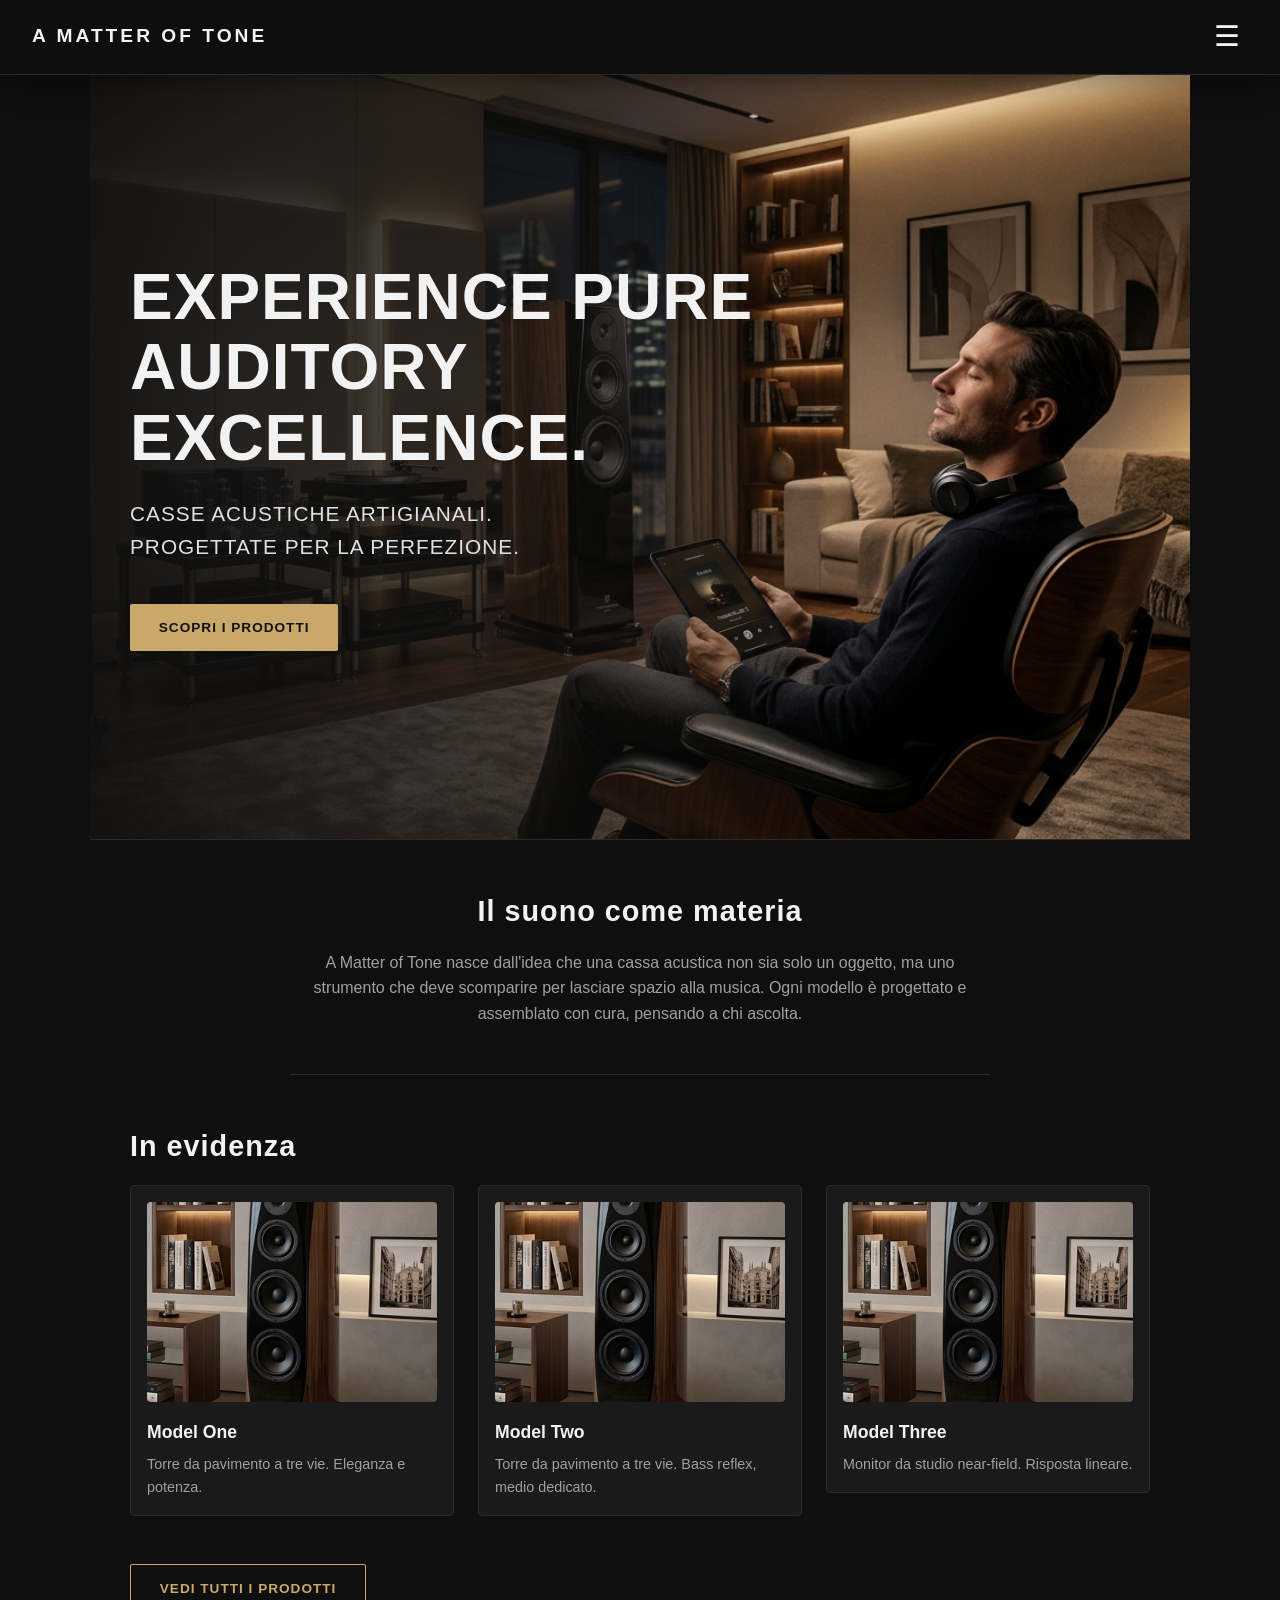
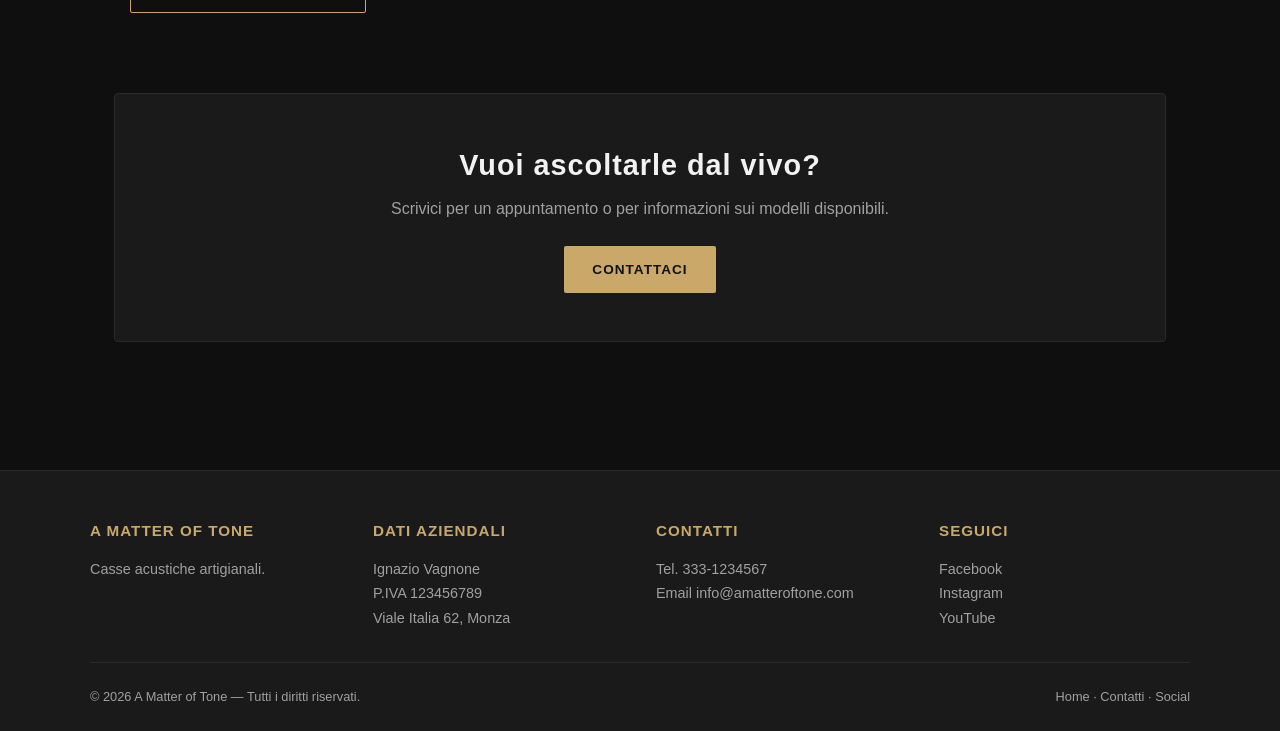
<file: index.html>
<!DOCTYPE html>
<html lang="it">
<head>
  <meta charset="UTF-8">
  <meta name="viewport" content="width=device-width, initial-scale=1.0">
  <title>A Matter of Tone</title>
  <link rel="stylesheet" href="css/style.css?v=5">
</head>
<body>

  <!-- TOPBAR -->
  <header class="topbar">
    <div class="logo">A Matter of Tone</div>
    <button class="menu-toggle" aria-label="Apri menu" aria-expanded="false">☰</button>
  </header>

  <!-- SIDEBAR -->
  <nav class="sidebar" id="sidebar">
    <button class="close-btn" aria-label="Chiudi menu">✕</button>
    <ul>
      <li><a href="index.html">Home</a></li>
      <li><a href="prodotti.html">I prodotti</a></li>
      <li><a href="eventi.html">Eventi</a></li>
      <li><a href="chi-siamo.html">Chi siamo</a></li>
      <li><a href="dove-siamo.html">Dove siamo</a></li>
      <li><a href="contatti.html">Contatti</a></li>
      <li><a href="social.html">Social</a></li>
    </ul>
  </nav>

  <!-- CONTENUTO PRINCIPALE -->
  <main>
    <!-- HERO CON IMMAGINE -->
    <section class="hero">
      <div class="hero-overlay"></div>
      <div class="hero-content">
        <h1>Experience Pure Auditory Excellence.</h1>
        <p class="lead">Casse acustiche artigianali. Progettate per la perfezione.</p>
        <a href="prodotti.html" class="btn">Scopri i prodotti</a>
      </div>
    </section>

    <!-- PRESENTAZIONE -->
    <section class="intro">
      <h2>Il suono come materia</h2>
      <p>
        A Matter of Tone nasce dall'idea che una cassa acustica non sia solo un oggetto,
        ma uno strumento che deve scomparire per lasciare spazio alla musica. Ogni modello
        è progettato e assemblato con cura, pensando a chi ascolta.
      </p>
    </section>

    <!-- PRODOTTI IN EVIDENZA CON FOTO -->
    <section class="featured">
      <h2>In evidenza</h2>
      <div class="grid">
        
        <a href="modello-one.html" class="card-link">
          <article class="card">
            <img src="immagini/model-one.jpg" alt="Model One" class="card-img-real">
            <h3>Model One</h3>
            <p>Torre da pavimento a tre vie. Eleganza e potenza.</p>
          </article>
        </a>

        <a href="modello-due.html" class="card-link">
          <article class="card">
            <img src="immagini/model-two.jpg" alt="Model Two" class="card-img-real">
            <h3>Model Two</h3>
            <p>Torre da pavimento a tre vie. Bass reflex, medio dedicato.</p>
          </article>
        </a>

        <a href="modello-tre.html" class="card-link">
          <article class="card">
            <img src="immagini/model-three.jpg" alt="Model Three" class="card-img-real">
            <h3>Model Three</h3>
            <p>Monitor da studio near-field. Risposta lineare.</p>
          </article>
        </a>
        
      </div>
      <a href="prodotti.html" class="btn btn-outline">Vedi tutti i prodotti</a>
    </section>

    <!-- CTA FINALE -->
    <section class="cta">
      <h2>Vuoi ascoltarle dal vivo?</h2>
      <p>Scrivici per un appuntamento o per informazioni sui modelli disponibili.</p>
      <a href="contatti.html" class="btn">Contattaci</a>
    </section>
  </main>

  <div id="footer-placeholder"></div>

  <script src="js/main.js"></script>
  <script src="js/footer.js"></script>
</body>
</html>
</file>
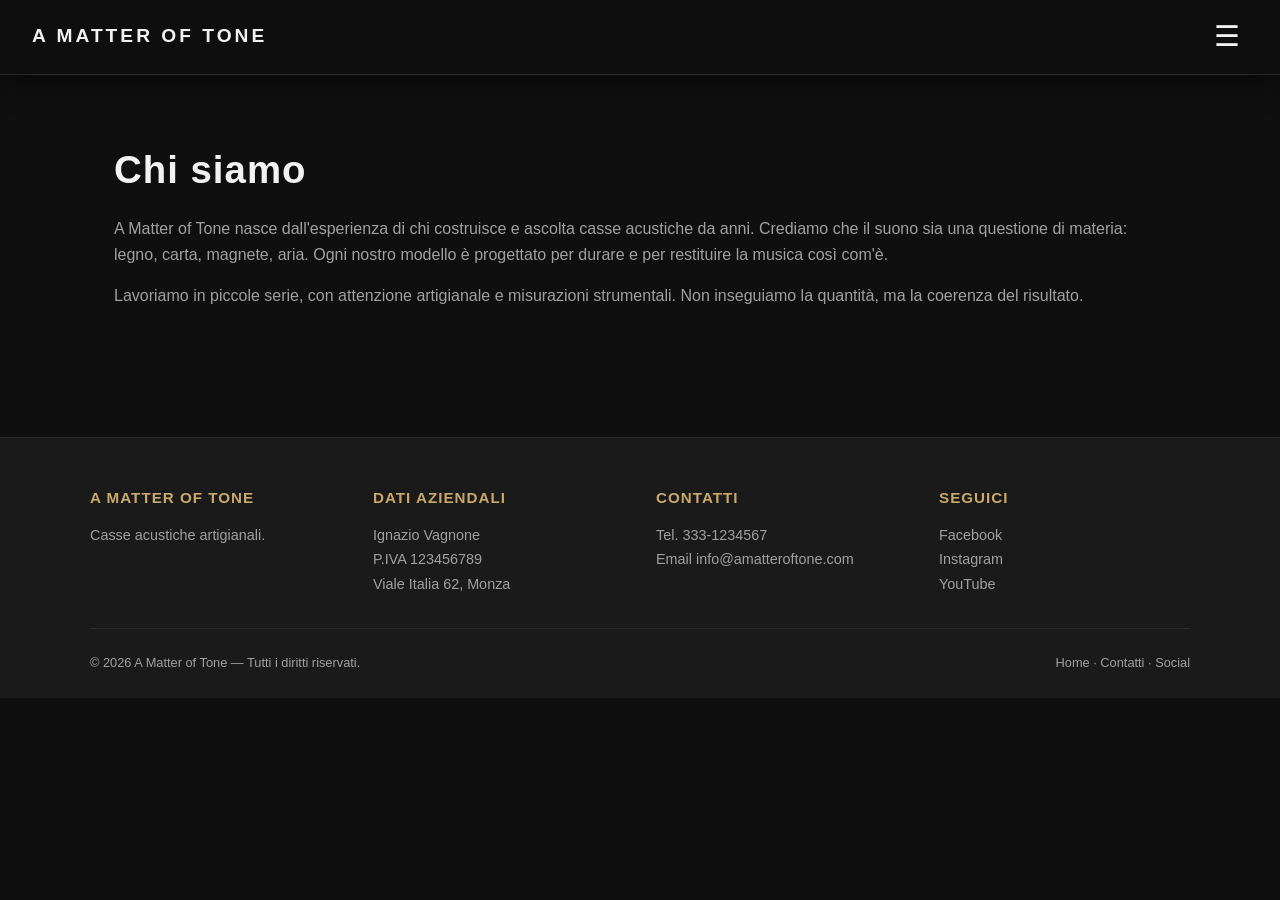
<file: chi-siamo.html>
<!DOCTYPE html>
<html lang="it">
<head>
  <meta charset="UTF-8">
  <meta name="viewport" content="width=device-width, initial-scale=1.0">
  <title>Chi siamo — A Matter of Tone</title>
  <link rel="stylesheet" href="css/style.css?v=6">
</head>
<body>

  <header class="topbar">
    <div class="logo">A Matter of Tone</div>
    <button class="menu-toggle" aria-label="Apri menu" aria-expanded="false">☰</button>
  </header>

  <nav class="sidebar" id="sidebar">
    <button class="close-btn" aria-label="Chiudi menu">✕</button>
    <ul>
      <li><a href="index.html">Home</a></li>
      <li><a href="prodotti.html">I prodotti</a></li>
      <li><a href="eventi.html">Eventi</a></li>
      <li><a href="chi-siamo.html">Chi siamo</a></li>
      <li><a href="dove-siamo.html">Dove siamo</a></li>
      <li><a href="contatti.html">Contatti</a></li>
      <li><a href="social.html">Social</a></li>
    </ul>
  </nav>

  <main>
    <h1>Chi siamo</h1>
    <p>
      A Matter of Tone nasce dall'esperienza di chi costruisce e ascolta casse acustiche da anni.
      Crediamo che il suono sia una questione di materia: legno, carta, magnete, aria.
      Ogni nostro modello è progettato per durare e per restituire la musica così com'è.
    </p>
    <p style="margin-top: 1rem;">
      Lavoriamo in piccole serie, con attenzione artigianale e misurazioni strumentali.
      Non inseguiamo la quantità, ma la coerenza del risultato.
    </p>
  </main>

  <div id="footer-placeholder"></div>

  <script src="js/main.js"></script>
  <script src="js/footer.js"></script>
</body>
</html>
</file>
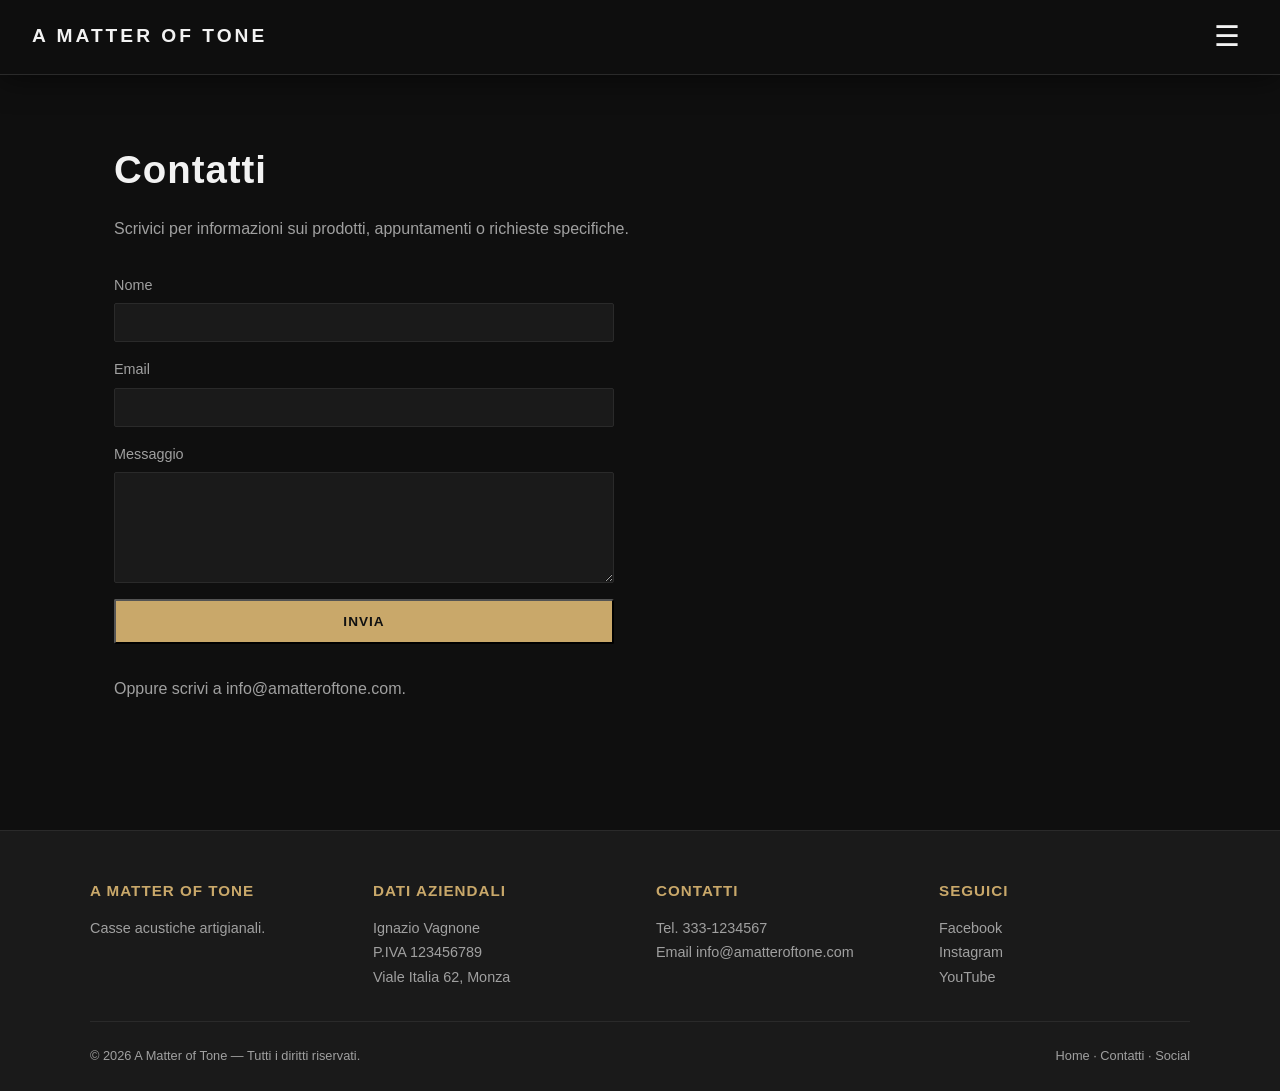
<file: contatti.html>
<!DOCTYPE html>
<html lang="it">
<head>
  <meta charset="UTF-8">
  <meta name="viewport" content="width=device-width, initial-scale=1.0">
  <title>Contatti — A Matter of Tone</title>
  <link rel="stylesheet" href="css/style.css?v=6">
</head>
<body>

  <header class="topbar">
    <div class="logo">A Matter of Tone</div>
    <button class="menu-toggle" aria-label="Apri menu" aria-expanded="false">☰</button>
  </header>

  <nav class="sidebar" id="sidebar">
    <button class="close-btn" aria-label="Chiudi menu">✕</button>
    <ul>
      <li><a href="index.html">Home</a></li>
      <li><a href="prodotti.html">I prodotti</a></li>
      <li><a href="eventi.html">Eventi</a></li>
      <li><a href="chi-siamo.html">Chi siamo</a></li>
      <li><a href="dove-siamo.html">Dove siamo</a></li>
      <li><a href="contatti.html">Contatti</a></li>
      <li><a href="social.html">Social</a></li>
    </ul>
  </nav>

  <main>
    <h1>Contatti</h1>
    <p>Scrivici per informazioni sui prodotti, appuntamenti o richieste specifiche.</p>

    <form action="https://formspree.io/f/INSERISCI_IL_TUO_ID" method="POST" class="contact-form">
      <label>
        Nome
        <input type="text" name="nome" required>
      </label>
      <label>
        Email
        <input type="email" name="email" required>
      </label>
      <label>
        Messaggio
        <textarea name="messaggio" rows="5" required></textarea>
      </label>
      <button type="submit" class="btn">Invia</button>
    </form>

    <p style="margin-top: 2rem;">
      Oppure scrivi a <a href="mailto:info@amatteroftone.com">info@amatteroftone.com</a>.
    </p>
  </main>

  <div id="footer-placeholder"></div>

  <div id="footer-placeholder"></div>

  <script src="js/main.js"></script>
  <script src="js/footer.js"></script>
  <script src="js/footer.js"></script>
</body>
</html>
</file>
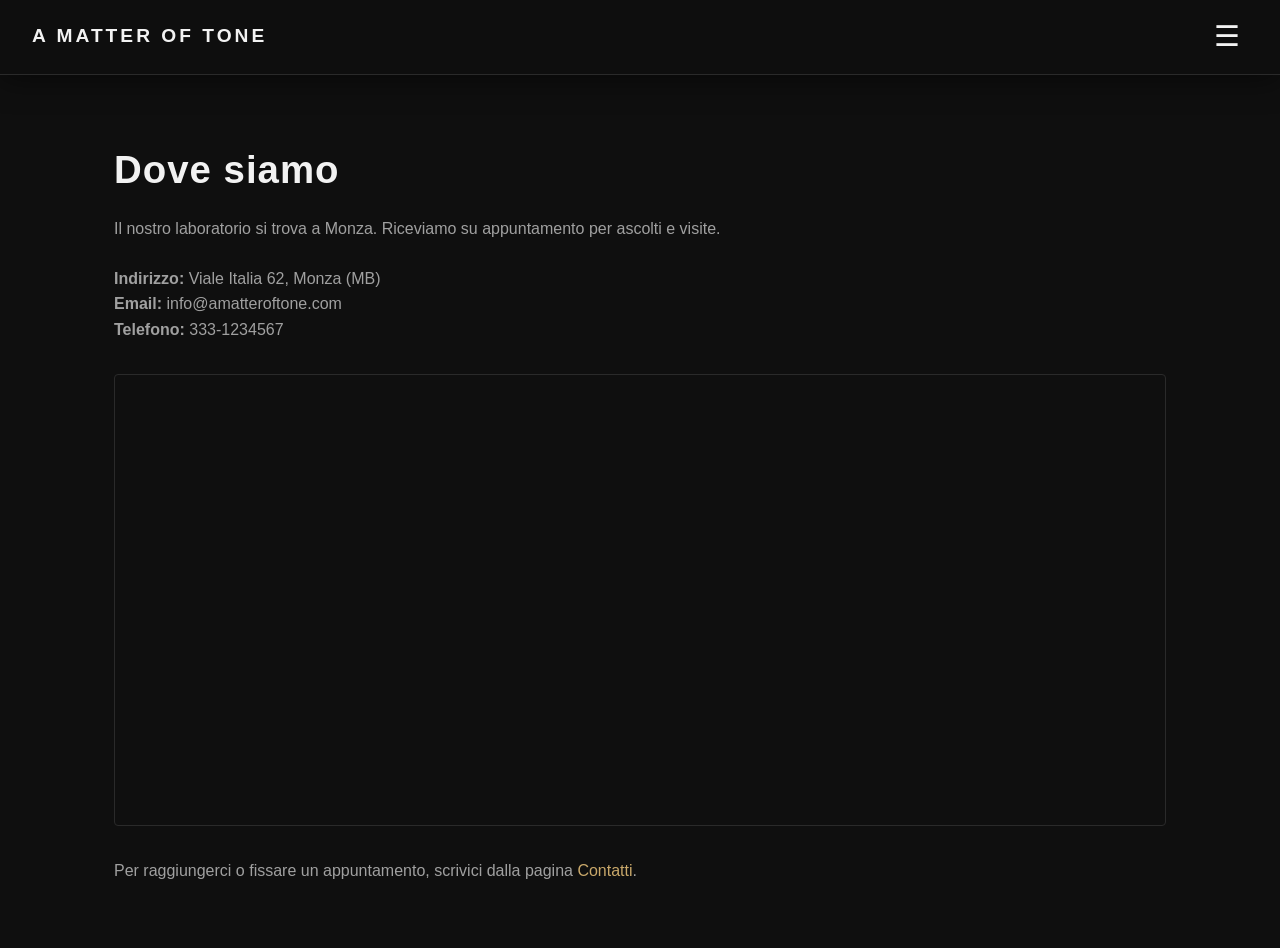
<file: dove-siamo.html>
<!DOCTYPE html>
<html lang="it">
<head>
  <meta charset="UTF-8">
  <meta name="viewport" content="width=device-width, initial-scale=1.0">
  <title>Dove siamo — A Matter of Tone</title>
  <link rel="stylesheet" href="css/style.css?v=6">
</head>
<body>

  <header class="topbar">
    <div class="logo">A Matter of Tone</div>
    <button class="menu-toggle" aria-label="Apri menu" aria-expanded="false">☰</button>
  </header>

  <nav class="sidebar" id="sidebar">
    <button class="close-btn" aria-label="Chiudi menu">✕</button>
    <ul>
      <li><a href="index.html">Home</a></li>
      <li><a href="prodotti.html">I prodotti</a></li>
      <li><a href="eventi.html">Eventi</a></li>
      <li><a href="chi-siamo.html">Chi siamo</a></li>
      <li><a href="dove-siamo.html">Dove siamo</a></li>
      <li><a href="contatti.html">Contatti</a></li>
      <li><a href="social.html">Social</a></li>
    </ul>
  </nav>

  <main>
    <h1>Dove siamo</h1>
    <p>
      Il nostro laboratorio si trova a Monza. Riceviamo su appuntamento per ascolti e visite.
    </p>
    
    <div class="contact-info" style="margin-top: 1.5rem;">
      <p>
        <strong>Indirizzo:</strong> Viale Italia 62, Monza (MB)<br>
        <strong>Email:</strong> <a href="mailto:info@amatteroftone.com">info@amatteroftone.com</a><br>
        <strong>Telefono:</strong> <a href="tel:+393331234567">333-1234567</a>
      </p>
    </div>

    <!-- MAPPA -->
    <div class="map-container">
      <iframe 
        src="https://www.google.com/maps?q=Viale+Italia+62,+Monza&output=embed" 
        width="100%" 
        height="450" 
        style="border:0;" 
        allowfullscreen="" 
        loading="lazy" 
        referrerpolicy="no-referrer-when-downgrade">
      </iframe>
    </div>

    <p style="margin-top: 2rem;">
      Per raggiungerci o fissare un appuntamento, scrivici dalla pagina <a href="contatti.html" style="color: var(--accent);">Contatti</a>.
    </p>
  </main>

  <script src="js/main.js"></script>
</body>
</html>
</file>
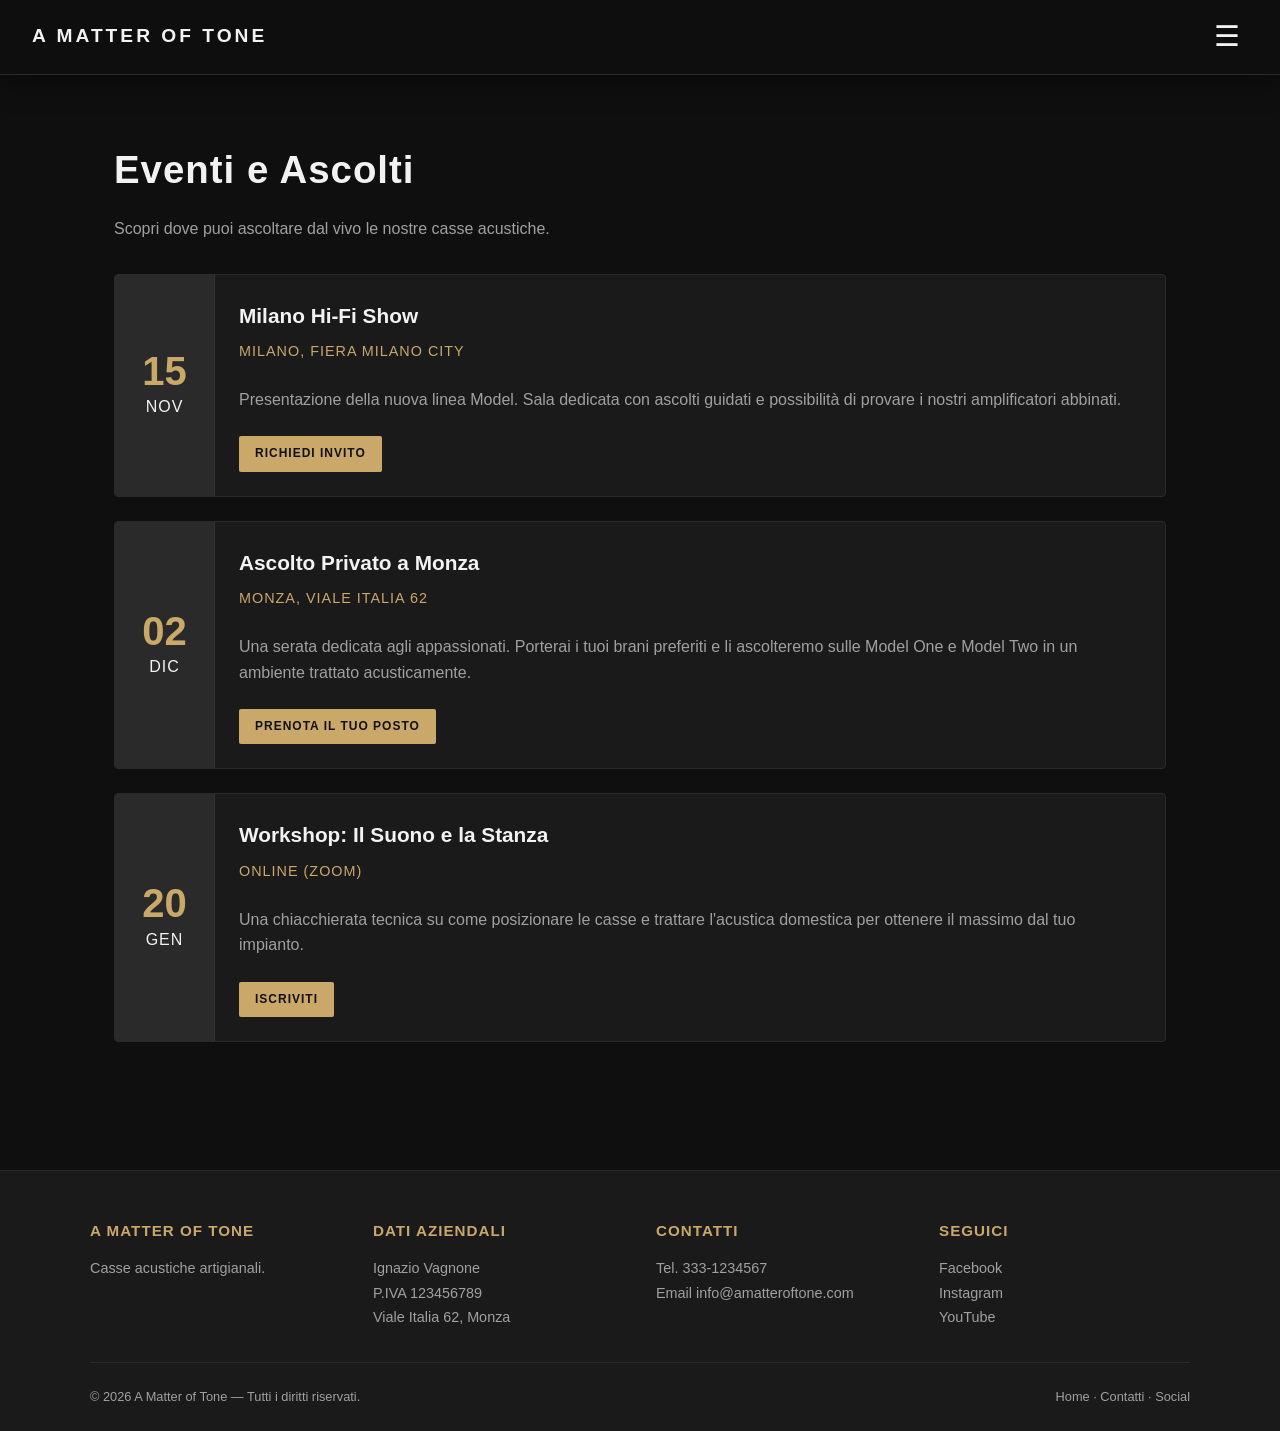
<file: eventi.html>
<!DOCTYPE html>
<html lang="it">
<head>
  <meta charset="UTF-8">
  <meta name="viewport" content="width=device-width, initial-scale=1.0">
  <title>Eventi — A Matter of Tone</title>
  <link rel="stylesheet" href="css/style.css?v=5">
</head>
<body>

  <!-- TOPBAR -->
  <header class="topbar">
    <div class="logo">A Matter of Tone</div>
    <button class="menu-toggle" aria-label="Apri menu" aria-expanded="false">☰</button>
  </header>

  <!-- SIDEBAR -->
  <nav class="sidebar" id="sidebar">
    <button class="close-btn" aria-label="Chiudi menu">✕</button>
    <ul>
      <li><a href="index.html">Home</a></li>
      <li><a href="prodotti.html">I prodotti</a></li>
      <li><a href="eventi.html">Eventi</a></li>
      <li><a href="chi-siamo.html">Chi siamo</a></li>
      <li><a href="dove-siamo.html">Dove siamo</a></li>
      <li><a href="contatti.html">Contatti</a></li>
      <li><a href="social.html">Social</a></li>
    </ul>
  </nav>

  <!-- CONTENUTO PRINCIPALE -->
  <main>
    <h1>Eventi e Ascolti</h1>
    <p>Scopri dove puoi ascoltare dal vivo le nostre casse acustiche.</p>

    <div class="event-list">
      
      <!-- EVENTO 1 -->
      <article class="event-card">
        <div class="event-date">
          <span class="day">15</span>
          <span class="month">Nov</span>
        </div>
        <div class="event-details">
          <h3>Milano Hi-Fi Show</h3>
          <p class="event-location">Milano, Fiera Milano City</p>
          <p>Presentazione della nuova linea Model. Sala dedicata con ascolti guidati e possibilità di provare i nostri amplificatori abbinati.</p>
          <a href="contatti.html" class="btn btn-small">Richiedi invito</a>
        </div>
      </article>

      <!-- EVENTO 2 -->
      <article class="event-card">
        <div class="event-date">
          <span class="day">02</span>
          <span class="month">Dic</span>
        </div>
        <div class="event-details">
          <h3>Ascolto Privato a Monza</h3>
          <p class="event-location">Monza, Viale Italia 62</p>
          <p>Una serata dedicata agli appassionati. Porterai i tuoi brani preferiti e li ascolteremo sulle Model One e Model Two in un ambiente trattato acusticamente.</p>
          <a href="contatti.html" class="btn btn-small">Prenota il tuo posto</a>
        </div>
      </article>

      <!-- EVENTO 3 -->
      <article class="event-card">
        <div class="event-date">
          <span class="day">20</span>
          <span class="month">Gen</span>
        </div>
        <div class="event-details">
          <h3>Workshop: Il Suono e la Stanza</h3>
          <p class="event-location">Online (Zoom)</p>
          <p>Una chiacchierata tecnica su come posizionare le casse e trattare l'acustica domestica per ottenere il massimo dal tuo impianto.</p>
          <a href="contatti.html" class="btn btn-small">Iscriviti</a>
        </div>
      </article>

    </div>
  </main>

  <div id="footer-placeholder"></div>

  <script src="js/main.js"></script>
  <script src="js/footer.js"></script>
</body>
</html>
</file>
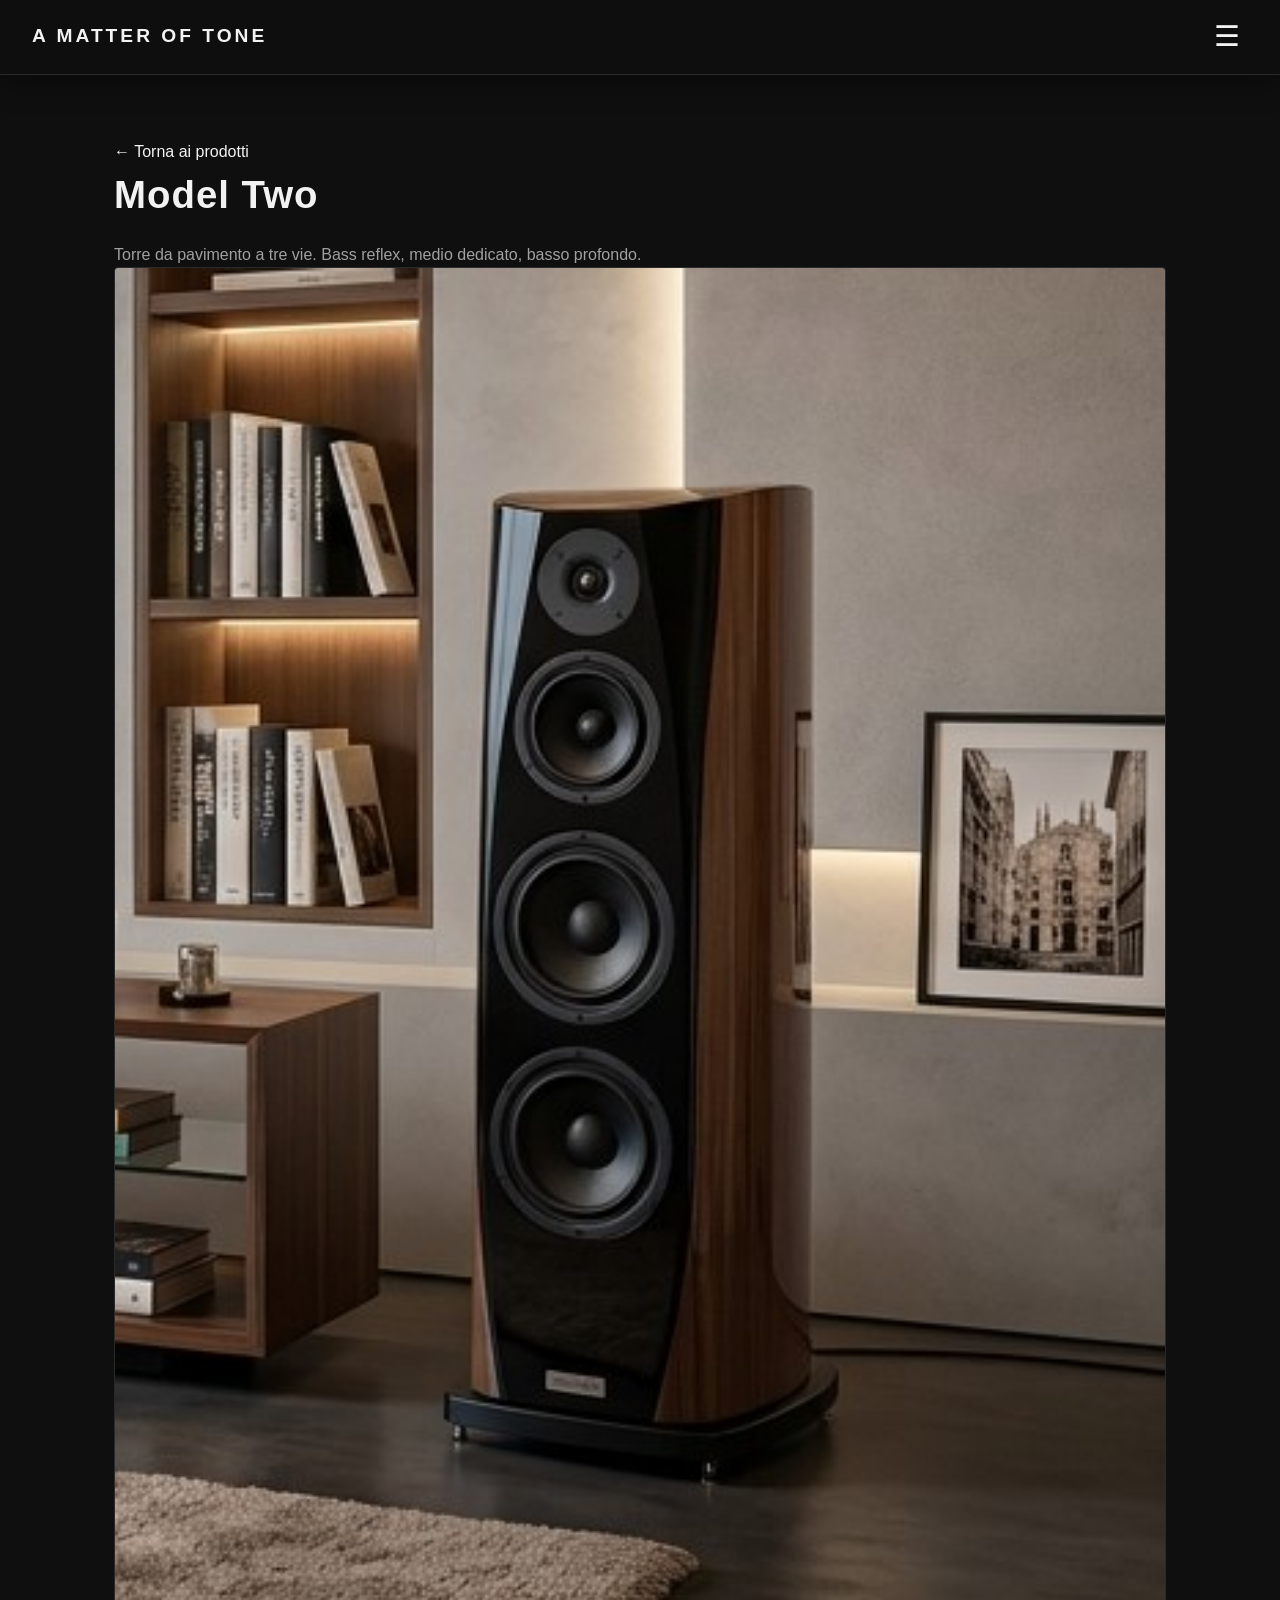
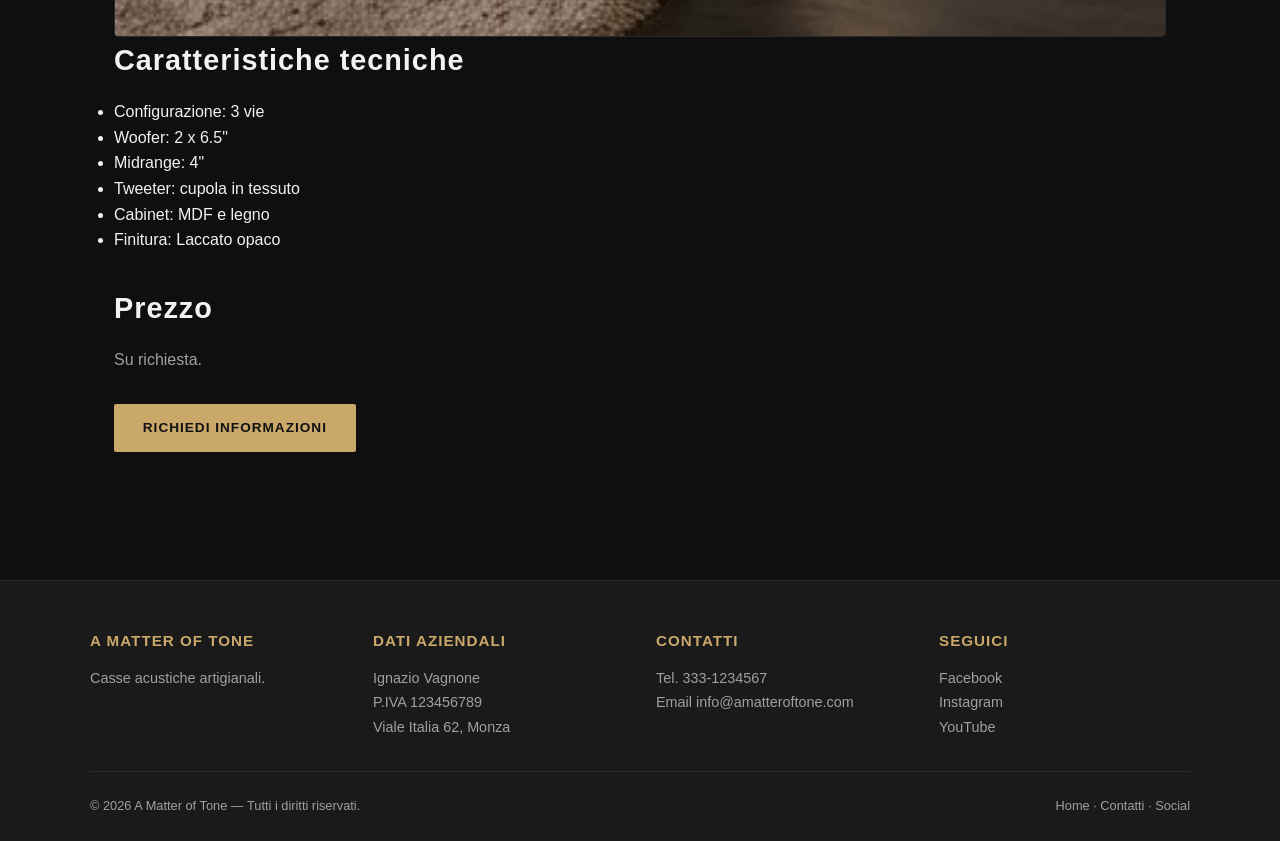
<file: modello-due.html>
<!DOCTYPE html>
<html lang="it">
<head>
  <meta charset="UTF-8">
  <meta name="viewport" content="width=device-width, initial-scale=1.0">
  <title>Model Two — A Matter of Tone</title>
  <link rel="stylesheet" href="css/style.css?v=6">
</head>
<body>

  <header class="topbar">
    <div class="logo">A Matter of Tone</div>
    <button class="menu-toggle" aria-label="Apri menu" aria-expanded="false">☰</button>
  </header>

  <nav class="sidebar" id="sidebar">
    <button class="close-btn" aria-label="Chiudi menu">✕</button>
    <ul>
      <li><a href="index.html">Home</a></li>
      <li><a href="prodotti.html">I prodotti</a></li>
      <li><a href="eventi.html">Eventi</a></li>
      <li><a href="chi-siamo.html">Chi siamo</a></li>
      <li><a href="dove-siamo.html">Dove siamo</a></li>
      <li><a href="contatti.html">Contatti</a></li>
      <li><a href="social.html">Social</a></li>
    </ul>
  </nav>

  <main>
    <div class="product-header">
      <a href="prodotti.html" class="back-link">← Torna ai prodotti</a>
      <h1>Model Two</h1>
      <p class="lead">Torre da pavimento a tre vie. Bass reflex, medio dedicato, basso profondo.</p>
    </div>

    <div class="product-grid">
      <div class="product-image">
        <img src="immagini/model-two.jpg" alt="Model Two" class="product-img">
      </div>
      
      <div class="product-details">
        <!-- ... il resto dei dettagli ... -->
      
      <div class="product-details">
        <h2>Caratteristiche tecniche</h2>
        <ul>
          <li>Configurazione: 3 vie</li>
          <li>Woofer: 2 x 6.5"</li>
          <li>Midrange: 4"</li>
          <li>Tweeter: cupola in tessuto</li>
          <li>Cabinet: MDF e legno</li>
          <li>Finitura: Laccato opaco</li>
        </ul>
        <h2 style="margin-top: 2rem;">Prezzo</h2>
        <p>Su richiesta.</p>
        <a href="contatti.html" class="btn" style="margin-top: 2rem;">Richiedi informazioni</a>
      </div>
    </div>
  </main>

  <div id="footer-placeholder"></div>
  <script src="js/main.js"></script>
  <script src="js/footer.js"></script>
</body>
</html>
</file>
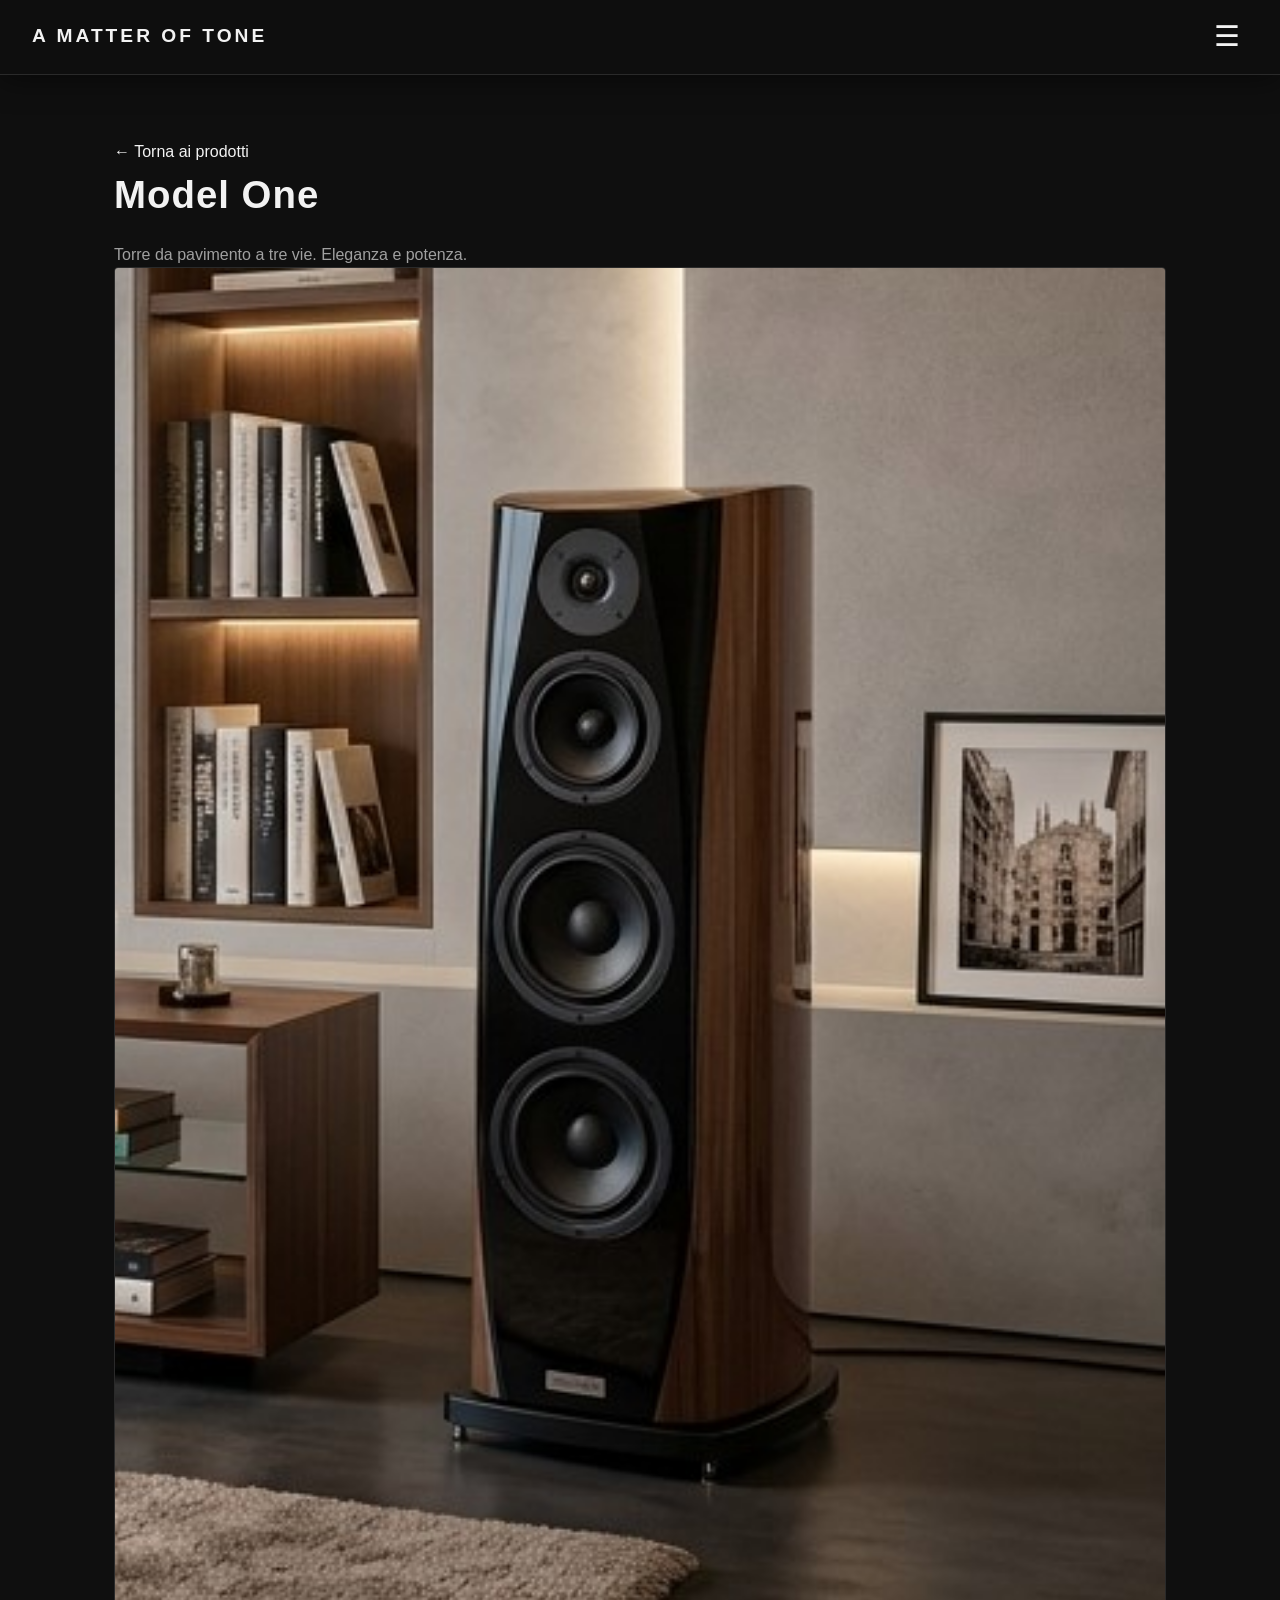
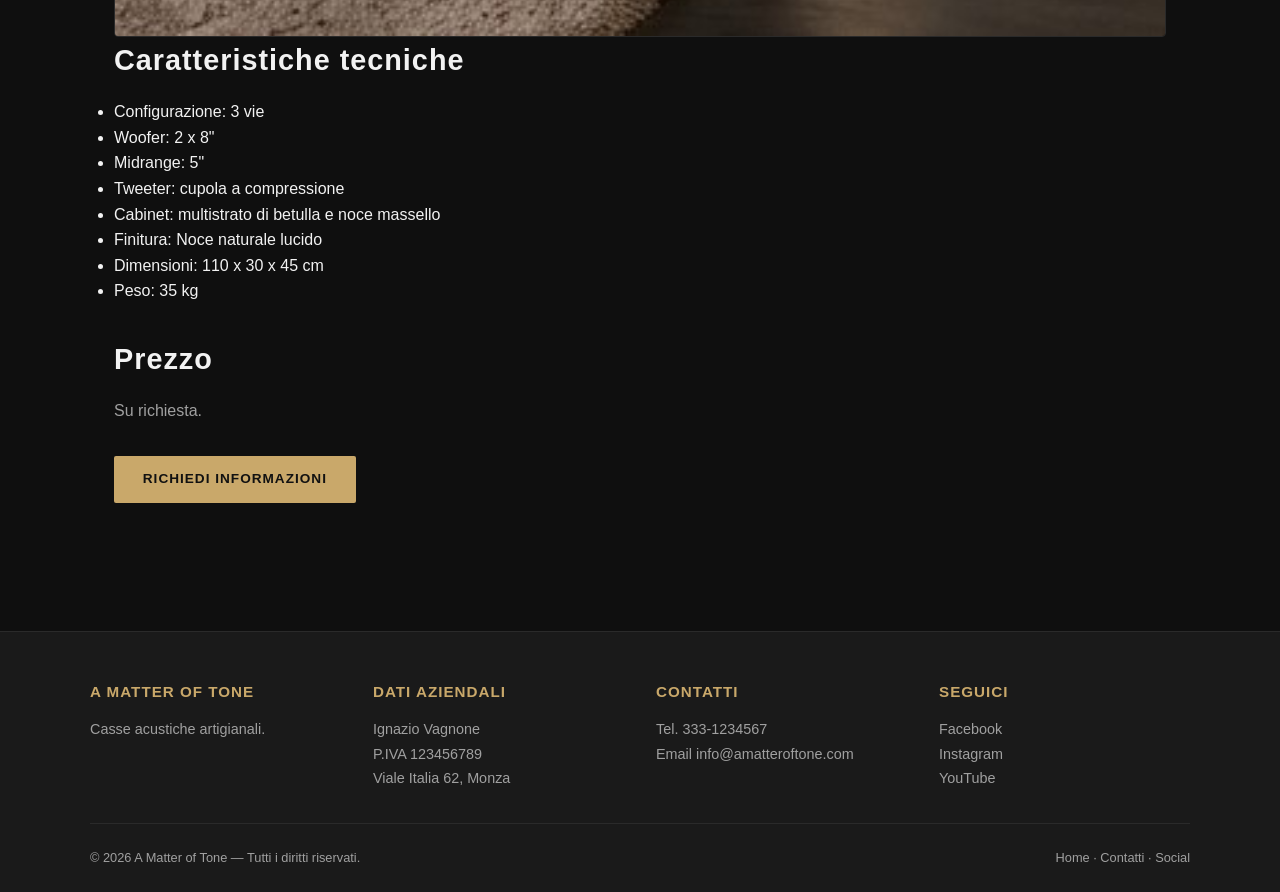
<file: modello-one.html>
<!DOCTYPE html>
<html lang="it">
<head>
  <meta charset="UTF-8">
  <meta name="viewport" content="width=device-width, initial-scale=1.0">
  <title>Model One — A Matter of Tone</title>
  <link rel="stylesheet" href="css/style.css?v=">
</head>
<body>

  <!-- TOPBAR -->
  <header class="topbar">
    <div class="logo">A Matter of Tone</div>
    <button class="menu-toggle" aria-label="Apri menu" aria-expanded="false">☰</button>
  </header>

  <!-- SIDEBAR -->
  <nav class="sidebar" id="sidebar">
    <button class="close-btn" aria-label="Chiudi menu">✕</button>
    <ul>
      <li><a href="index.html">Home</a></li>
      <li><a href="prodotti.html">I prodotti</a></li>
      <li><a href="eventi.html">Eventi</a></li>
      <li><a href="chi-siamo.html">Chi siamo</a></li>
      <li><a href="dove-siamo.html">Dove siamo</a></li>
      <li><a href="contatti.html">Contatti</a></li>
      <li><a href="social.html">Social</a></li>
    </ul>
  </nav>

  <main>
    <div class="product-header">
      <a href="prodotti.html" class="back-link">← Torna ai prodotti</a>
      <h1>Model One</h1>
      <p class="lead">Torre da pavimento a tre vie. Eleganza e potenza.</p>
    </div>

    <div class="product-grid">
      <!-- Colonna immagine -->
      <div class="product-image">
        <img src="immagini/model-one.jpg" alt="Cassa acustica Model One" class="product-img">
      </div>
      
      <!-- Colonna dettagli -->
      <div class="product-details">
        <h2>Caratteristiche tecniche</h2>
        <ul>
          <li>Configurazione: 3 vie</li>
          <li>Woofer: 2 x 8"</li>
          <li>Midrange: 5"</li>
          <li>Tweeter: cupola a compressione</li>
          <li>Cabinet: multistrato di betulla e noce massello</li>
          <li>Finitura: Noce naturale lucido</li>
          <li>Dimensioni: 110 x 30 x 45 cm</li>
          <li>Peso: 35 kg</li>
        </ul>
        
        <h2 style="margin-top: 2rem;">Prezzo</h2>
        <p>Su richiesta.</p>
        
        <a href="contatti.html" class="btn" style="margin-top: 2rem;">Richiedi informazioni</a>
      </div>
    </div>
  </main>

  <div id="footer-placeholder"></div>

  <script src="js/main.js"></script>
  <script src="js/footer.js"></script>
</body>
</html>
</file>
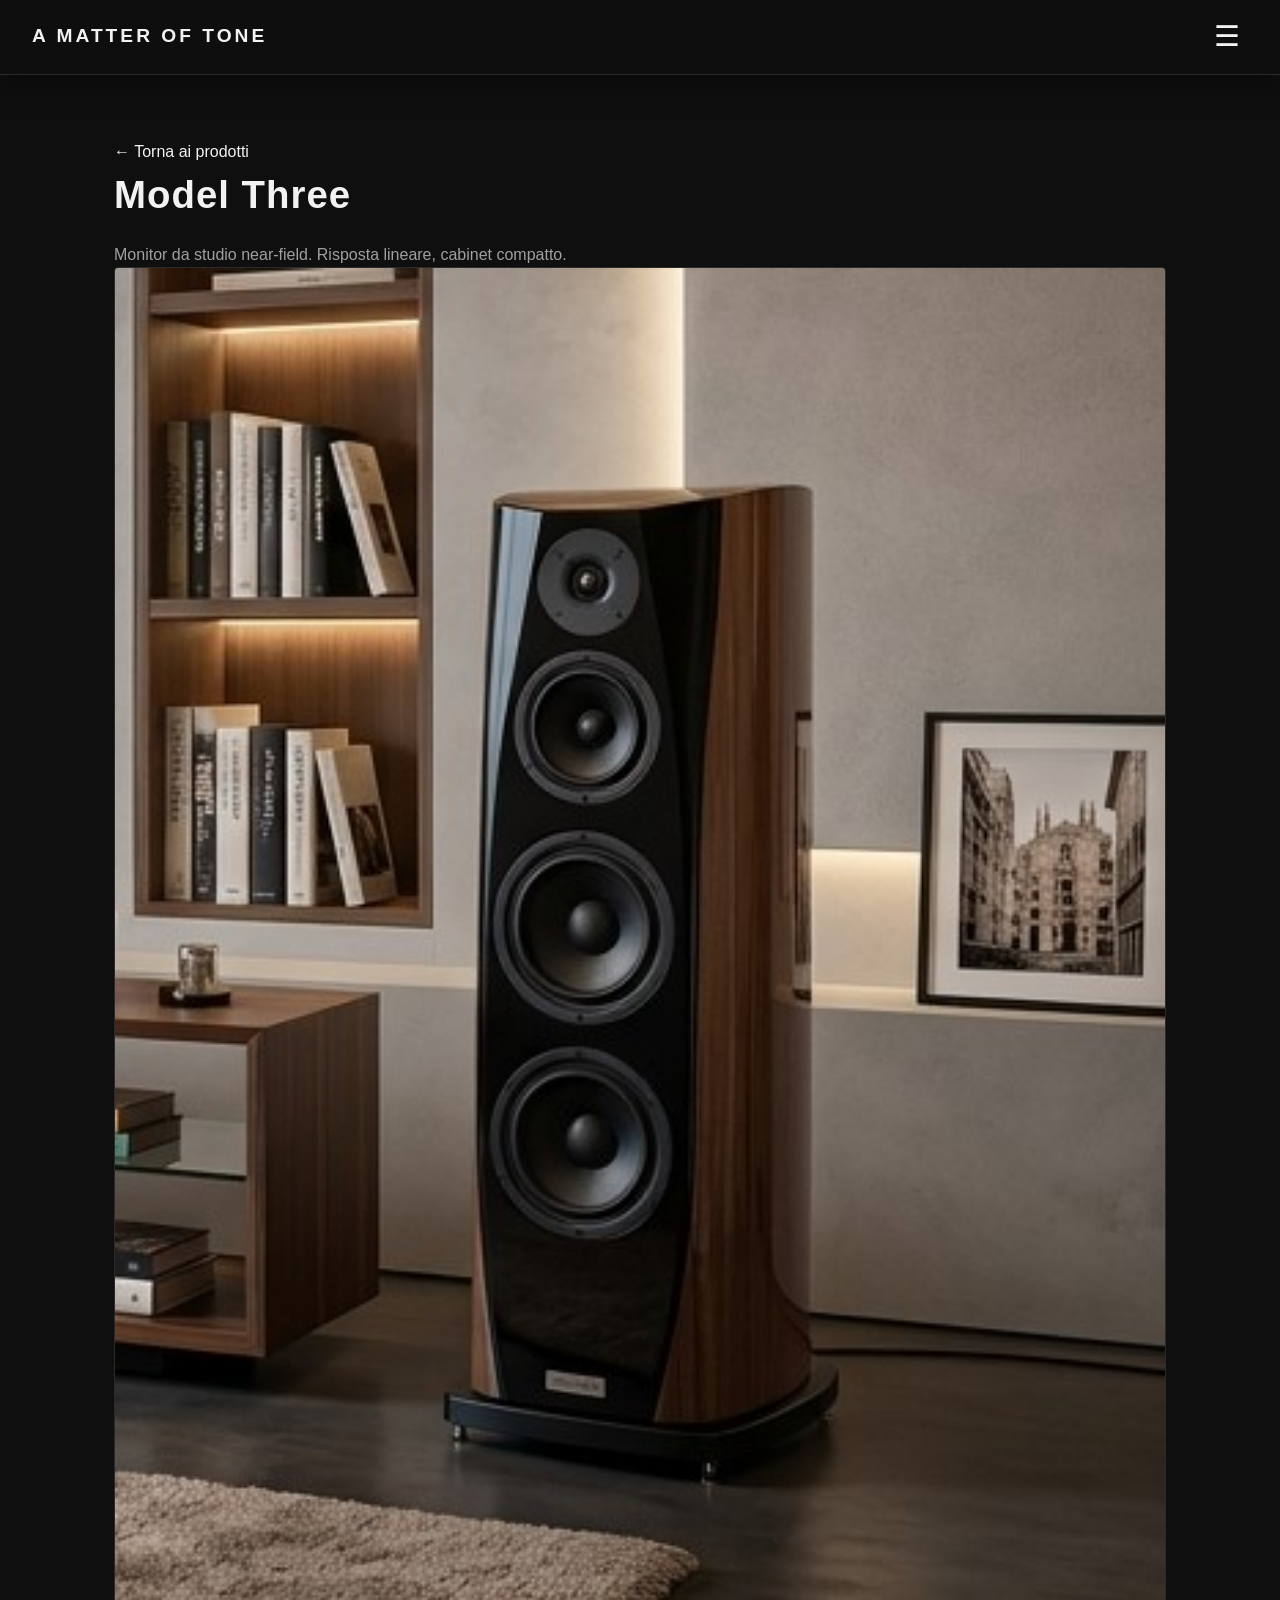
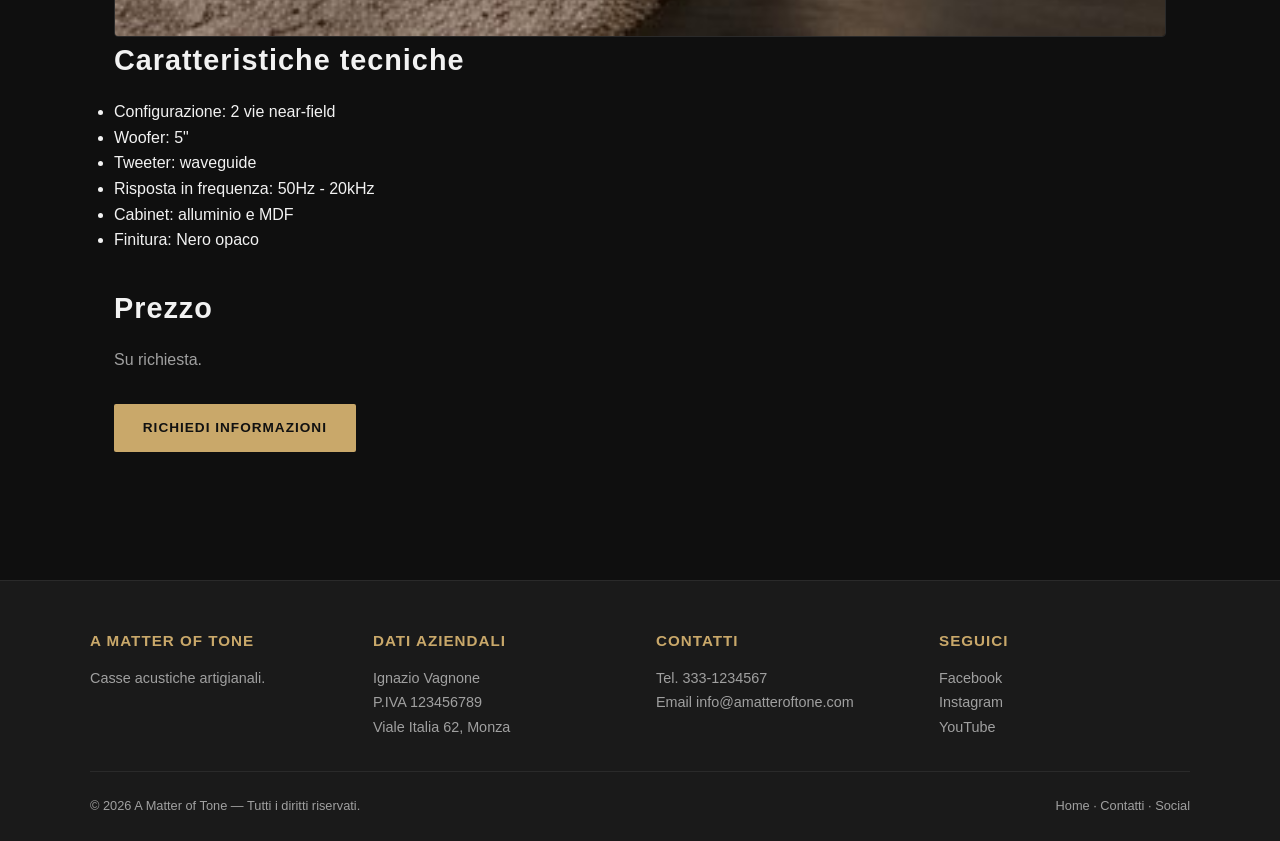
<file: modello-tre.html>
<!DOCTYPE html>
<html lang="it">
<head>
  <meta charset="UTF-8">
  <meta name="viewport" content="width=device-width, initial-scale=1.0">
  <title>Model Three — A Matter of Tone</title>
  <link rel="stylesheet" href="css/style.css?v=6">
</head>
<body>

  <header class="topbar">
    <div class="logo">A Matter of Tone</div>
    <button class="menu-toggle" aria-label="Apri menu" aria-expanded="false">☰</button>
  </header>

  <nav class="sidebar" id="sidebar">
    <button class="close-btn" aria-label="Chiudi menu">✕</button>
    <ul>
      <li><a href="index.html">Home</a></li>
      <li><a href="prodotti.html">I prodotti</a></li>
      <li><a href="eventi.html">Eventi</a></li>
      <li><a href="chi-siamo.html">Chi siamo</a></li>
      <li><a href="dove-siamo.html">Dove siamo</a></li>
      <li><a href="contatti.html">Contatti</a></li>
      <li><a href="social.html">Social</a></li>
    </ul>
  </nav>

  <main>
    <div class="product-header">
      <a href="prodotti.html" class="back-link">← Torna ai prodotti</a>
      <h1>Model Three</h1>
      <p class="lead">Monitor da studio near-field. Risposta lineare, cabinet compatto.</p>
    </div>

    <div class="product-grid">
        <div class="product-image">
          <img src="immagini/model-three.jpg" alt="Model Three" class="product-img">
        </div>
        
        <div class="product-details">
          <!-- ... il resto dei dettagli ... -->
      
      <div class="product-details">
        <h2>Caratteristiche tecniche</h2>
        <ul>
          <li>Configurazione: 2 vie near-field</li>
          <li>Woofer: 5"</li>
          <li>Tweeter: waveguide</li>
          <li>Risposta in frequenza: 50Hz - 20kHz</li>
          <li>Cabinet: alluminio e MDF</li>
          <li>Finitura: Nero opaco</li>
        </ul>
        <h2 style="margin-top: 2rem;">Prezzo</h2>
        <p>Su richiesta.</p>
        <a href="contatti.html" class="btn" style="margin-top: 2rem;">Richiedi informazioni</a>
      </div>
    </div>
  </main>

  <div id="footer-placeholder"></div>
  <script src="js/main.js"></script>
  <script src="js/footer.js"></script>
</body>
</html>
</file>
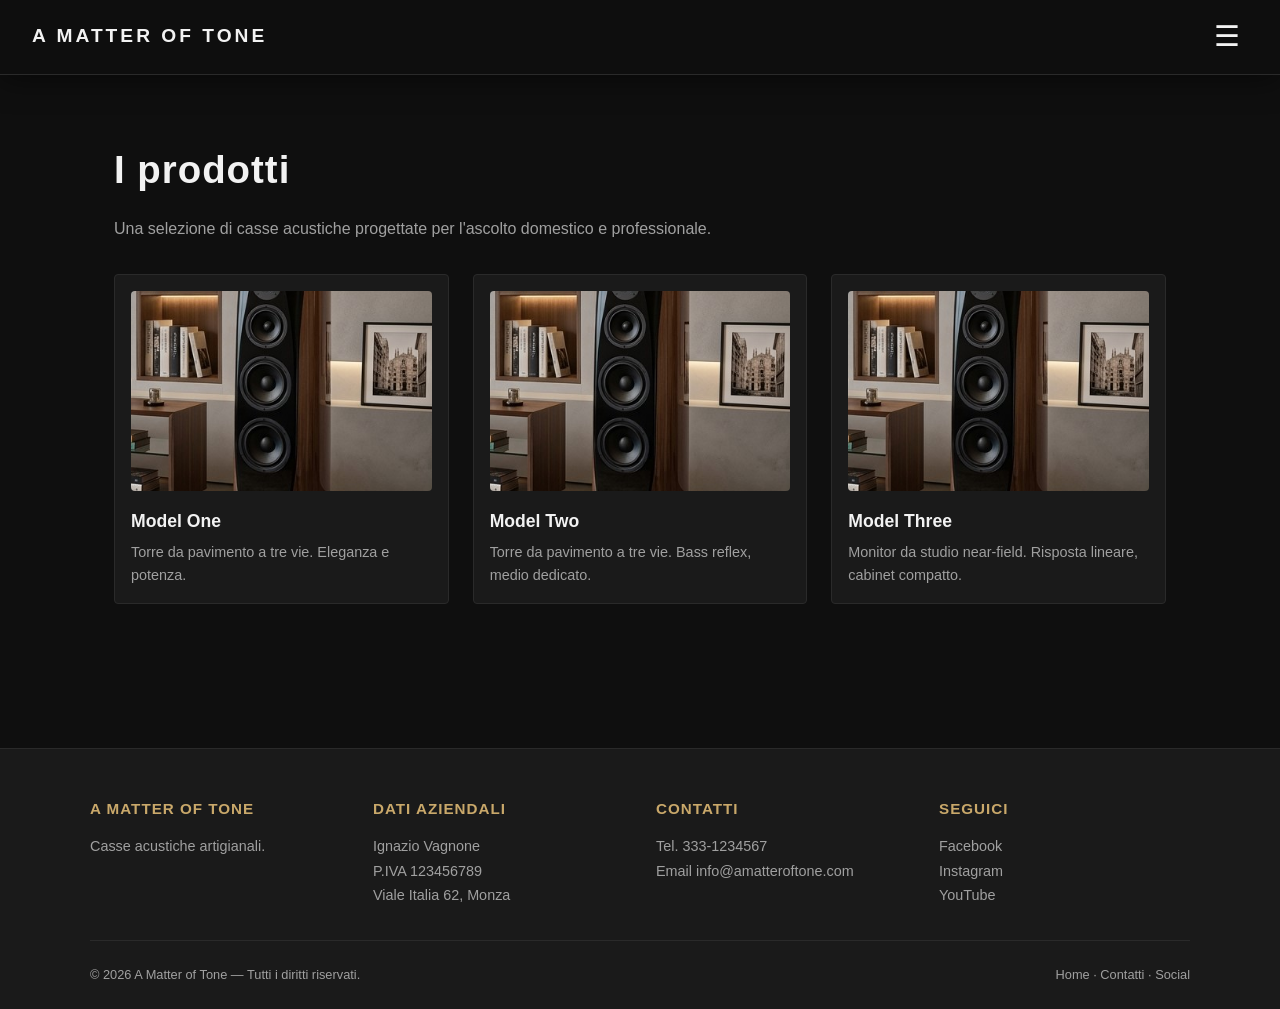
<file: prodotti.html>
<!DOCTYPE html>
<html lang="it">
<head>
  <meta charset="UTF-8">
  <meta name="viewport" content="width=device-width, initial-scale=1.0">
  <title>I prodotti — A Matter of Tone</title>
  <link rel="stylesheet" href="css/style.css?v=6">
</head>
<body>

  <header class="topbar">
    <div class="logo">A Matter of Tone</div>
    <button class="menu-toggle" aria-label="Apri menu" aria-expanded="false">☰</button>
  </header>

  <nav class="sidebar" id="sidebar">
    <button class="close-btn" aria-label="Chiudi menu">✕</button>
    <ul>
      <li><a href="index.html">Home</a></li>
      <li><a href="prodotti.html">I prodotti</a></li>
      <li><a href="eventi.html">Eventi</a></li>
      <li><a href="chi-siamo.html">Chi siamo</a></li>
      <li><a href="dove-siamo.html">Dove siamo</a></li>
      <li><a href="contatti.html">Contatti</a></li>
      <li><a href="social.html">Social</a></li>
    </ul>
  </nav>

  <main>
    <h1>I prodotti</h1>
    <p>Una selezione di casse acustiche progettate per l'ascolto domestico e professionale.</p>

    <div class="grid" style="margin-top: 2rem;">
      
      <!-- CARD MODEL ONE CON FOTO -->
      <a href="modello-one.html" class="card-link">
        <article class="card">
          <img src="immagini/model-one.jpg" alt="Model One" class="card-img-real">
          <h3>Model One</h3>
          <p>Torre da pavimento a tre vie. Eleganza e potenza.</p>
        </article>
      </a>

            <!-- CARD MODEL TWO CON FOTO -->
            <a href="modello-due.html" class="card-link">
              <article class="card">
                <img src="immagini/model-two.jpg" alt="Model Two" class="card-img-real">
                <h3>Model Two</h3>
                <p>Torre da pavimento a tre vie. Bass reflex, medio dedicato.</p>
              </article>
            </a>

            <!-- CARD MODEL THREE CON FOTO -->
            <a href="modello-tre.html" class="card-link">
              <article class="card">
                <img src="immagini/model-three.jpg" alt="Model Three" class="card-img-real">
                <h3>Model Three</h3>
                <p>Monitor da studio near-field. Risposta lineare, cabinet compatto.</p>
              </article>
            </a>
      
    </div>
  </main>

  <div id="footer-placeholder"></div>

  <script src="js/main.js"></script>
  <script src="js/footer.js"></script>
</body>
</html>
</file>
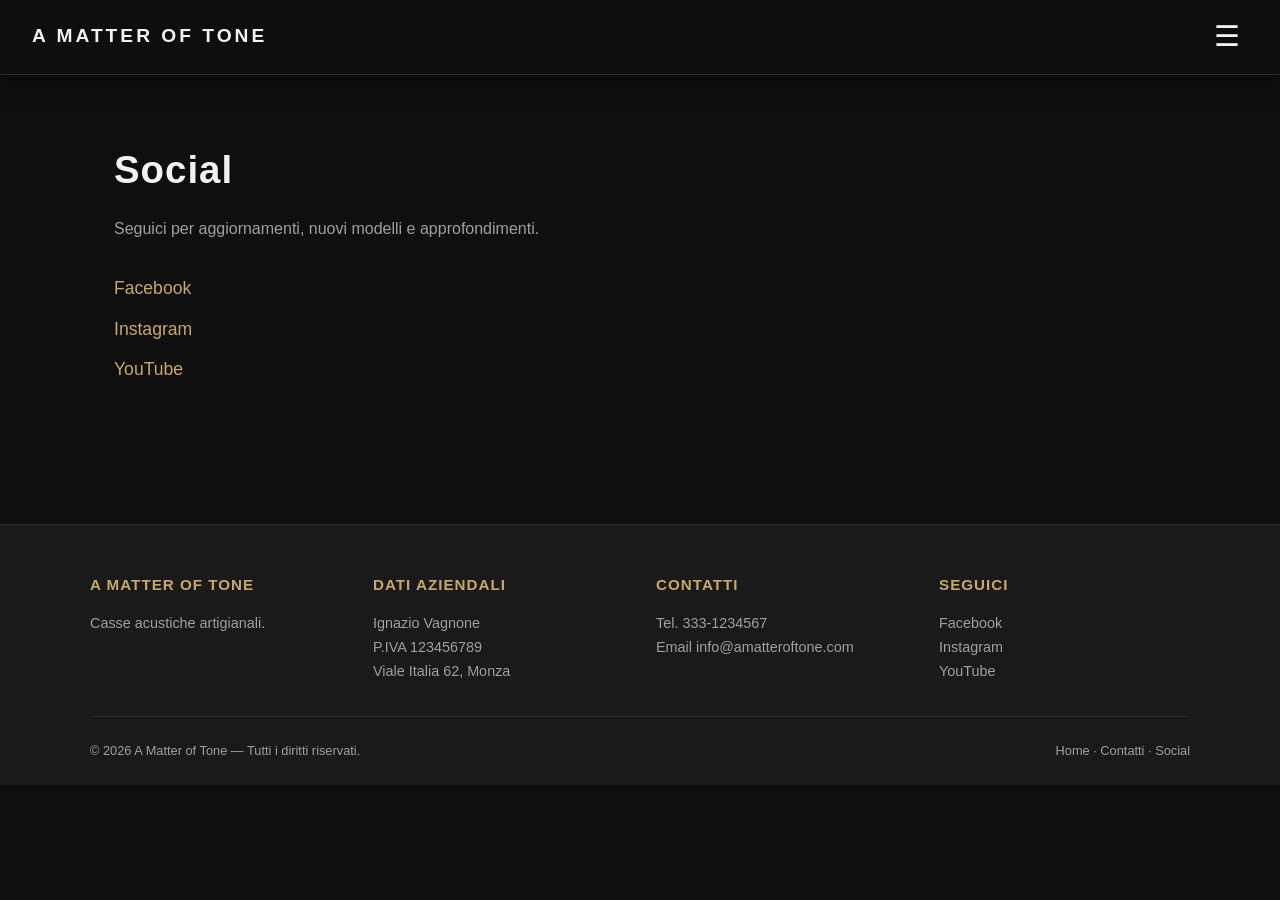
<file: social.html>
<!DOCTYPE html>
<html lang="it">
<head>
  <meta charset="UTF-8">
  <meta name="viewport" content="width=device-width, initial-scale=1.0">
  <title>Social — A Matter of Tone</title>
  <link rel="stylesheet" href="css/style.css?v=6">
</head>
<body>

  <header class="topbar">
    <div class="logo">A Matter of Tone</div>
    <button class="menu-toggle" aria-label="Apri menu" aria-expanded="false">☰</button>
  </header>

  <nav class="sidebar" id="sidebar">
    <button class="close-btn" aria-label="Chiudi menu">✕</button>
    <ul>
      <li><a href="index.html">Home</a></li>
      <li><a href="prodotti.html">I prodotti</a></li>
      <li><a href="eventi.html">Eventi</a></li>
      <li><a href="chi-siamo.html">Chi siamo</a></li>
      <li><a href="dove-siamo.html">Dove siamo</a></li>
      <li><a href="contatti.html">Contatti</a></li>
      <li><a href="social.html">Social</a></li>
    </ul>
  </nav>

  <main>
    <h1>Social</h1>
    <p>Seguici per aggiornamenti, nuovi modelli e approfondimenti.</p>
    <ul class="social-list">
      <li><a href="https://facebook.com/" target="_blank" rel="noopener">Facebook</a></li>
      <li><a href="https://instagram.com/" target="_blank" rel="noopener">Instagram</a></li>
      <li><a href="https://youtube.com/" target="_blank" rel="noopener">YouTube</a></li>
    </ul>
  </main>

  <div id="footer-placeholder"></div>

  <script src="js/main.js"></script>
  <script src="js/footer.js"></script>
</body>
</html>
</file>
<file: css/style.css>
/* Reset di base */
* {
  margin: 0;
  padding: 0;
  box-sizing: border-box;
}

:root {
  --bg: #0f0f0f;
  --bg-soft: #1a1a1a;
  --text: #f2f2f2;
  --text-muted: #a0a0a0;
  --accent: #c9a86a;
  --border: #2a2a2a;
  --font: 'Helvetica Neue', Arial, sans-serif;
}

body {
  font-family: var(--font);
  background: var(--bg);
  color: var(--text);
  line-height: 1.6;
}

a {
  color: inherit;
  text-decoration: none;
}

img {
  max-width: 100%;
  display: block;
}

/* Topbar */
.topbar {
  display: flex;
  justify-content: space-between;
  align-items: center;
  padding: 1.2rem 2rem;
  background: rgba(15, 15, 15, 0.85); /* Sfondo semi-trasparente */
  backdrop-filter: blur(10px); /* Effetto vetro sfocato */
  -webkit-backdrop-filter: blur(10px); /* Supporto per Safari */
  border-bottom: 1px solid var(--border);
  box-shadow: 0 4px 30px rgba(0, 0, 0, 0.5); /* Ombra morbida per staccare la barra */
  position: sticky;
  top: 0;
  z-index: 100;
  transition: all 0.3s ease;
}

.logo {
  font-size: 1.2rem;
  letter-spacing: 3px;
  text-transform: uppercase;
  font-weight: 600;
  color: var(--text);
  transition: color 0.3s ease;
}

/* Effetto al passaggio del mouse sul logo */
.logo:hover {
  color: var(--accent);
}

/* Pulsante hamburger migliorato */
.menu-toggle {
  background: none;
  border: none;
  color: var(--text);
  font-size: 1.8rem;
  cursor: pointer;
  line-height: 1;
  padding: 0.2rem 0.5rem;
  transition: transform 0.2s ease, color 0.2s ease;
}

.menu-toggle:hover {
  color: var(--accent);
  transform: scale(1.1); /* Leggero ingrandimento al passaggio del mouse */
}

/* Sidebar */
.sidebar {
  position: fixed;
  top: 0;
  right: -320px;
  width: 300px;
  height: 100vh;
  background: var(--bg-soft);
  border-left: 1px solid var(--border);
  padding: 2rem;
  transition: right 0.3s ease;
  z-index: 200;
  display: flex;
  flex-direction: column;
}

.sidebar.open {
  right: 0;
}

.close-btn {
  background: none;
  border: none;
  color: var(--text);
  font-size: 1.4rem;
  cursor: pointer;
  align-self: flex-end;
  margin-bottom: 2rem;
}

.sidebar ul {
  list-style: none;
}

.sidebar li {
  margin: 1.2rem 0;
}

.sidebar a {
  font-size: 1.1rem;
  letter-spacing: 1px;
  color: var(--text-muted);
  transition: color 0.2s;
}

.sidebar a:hover {
  color: var(--accent);
}

/* Contenuto principale */
main {
  padding: 4rem 1.5rem;
  max-width: 1100px;
  margin: 0 auto;
}

h1 {
  font-size: 2.4rem;
  letter-spacing: 1px;
  margin-bottom: 1rem;
}

p {
  color: var(--text-muted);
}

/* HERO */
.hero {
  position: relative;
  min-height: 85vh;
  display: flex;
  align-items: center;
  background-image: url('../immagini/hero.jpg');
  background-size: cover;
  background-position: center right;
  border-bottom: 1px solid var(--border);
  overflow: hidden;
  margin: -4rem -1.5rem 0 -1.5rem;
}

.hero-overlay {
  position: absolute;
  inset: 0;
  background: linear-gradient(to right, rgba(15, 15, 15, 0.95) 0%, rgba(15, 15, 15, 0.7) 40%, rgba(15, 15, 15, 0) 70%);
  z-index: 1;
}

.hero-content {
  position: relative;
  z-index: 2;
  padding: 4rem 1.5rem;
  max-width: 1100px;
  margin: 0 auto;
  width: 100%;
  text-align: left;
}

.hero-content h1 {
  font-size: 4rem;
  line-height: 1.1;
  margin-bottom: 1.5rem;
  max-width: 650px;
  text-transform: uppercase;
  letter-spacing: 1px;
}

.hero-content .lead {
  font-size: 1.3rem;
  color: #e0e0e0;
  margin-bottom: 2.5rem;
  max-width: 500px;
  text-transform: uppercase;
  letter-spacing: 1px;
}

/* Bottoni */
.btn {
  display: inline-block;
  padding: 0.8rem 1.8rem;
  background: var(--accent);
  color: #111;
  font-weight: 600;
  letter-spacing: 1px;
  text-transform: uppercase;
  font-size: 0.85rem;
  border-radius: 2px;
  transition: opacity 0.2s;
}

.btn:hover {
  opacity: 0.85;
}

.btn-outline {
  background: transparent;
  color: var(--accent);
  border: 1px solid var(--accent);
  margin-top: 2rem;
}

/* Sezioni */
section {
  padding: 3rem 1rem;
}

h2 {
  font-size: 1.8rem;
  margin-bottom: 1rem;
  letter-spacing: 1px;
}

/* Intro */
.intro {
  max-width: 700px;
  margin: 0 auto;
  text-align: center;
  border-bottom: 1px solid var(--border);
}

/* Griglia prodotti */
.grid {
  display: grid;
  grid-template-columns: repeat(auto-fit, minmax(240px, 1fr));
  gap: 1.5rem;
  margin-bottom: 1rem;
}

.card {
  background: var(--bg-soft);
  border: 1px solid var(--border);
  padding: 1rem;
  border-radius: 4px;
}

.card-img {
  background: #222;
  color: var(--text-muted);
  height: 180px;
  display: flex;
  align-items: center;
  justify-content: center;
  margin-bottom: 1rem;
  font-size: 0.9rem;
  letter-spacing: 2px;
  text-transform: uppercase;
}

.card h3 {
  margin-bottom: 0.4rem;
  font-size: 1.1rem;
}

.card p {
  font-size: 0.9rem;
}

/* CTA */
.cta {
  text-align: center;
  background: var(--bg-soft);
  border: 1px solid var(--border);
  border-radius: 4px;
  margin-top: 2rem;
}

.cta h2 {
  margin-bottom: 0.5rem;
}

.cta p {
  margin-bottom: 1.5rem;
}

/* Form contatti */
.contact-form {
  max-width: 500px;
  margin-top: 2rem;
  display: flex;
  flex-direction: column;
  gap: 1rem;
}

.contact-form label {
  display: flex;
  flex-direction: column;
  gap: 0.4rem;
  font-size: 0.9rem;
  color: var(--text-muted);
}

.contact-form input,
.contact-form textarea {
  background: var(--bg-soft);
  border: 1px solid var(--border);
  color: var(--text);
  padding: 0.6rem;
  font-family: inherit;
  font-size: 1rem;
  border-radius: 2px;
}

.contact-form input:focus,
.contact-form textarea:focus {
  outline: 1px solid var(--accent);
}

/* Lista social */
.social-list {
  list-style: none;
  margin-top: 2rem;
}

.social-list li {
  margin: 0.8rem 0;
}

.social-list a {
  color: var(--accent);
  font-size: 1.1rem;
}

.social-list a:hover {
  text-decoration: underline;
}

/* Footer */
.site-footer {
  background: var(--bg-soft);
  border-top: 1px solid var(--border);
  margin-top: 4rem;
  padding: 3rem 1.5rem 1.5rem;
}

.footer-inner {
  max-width: 1100px;
  margin: 0 auto;
  display: grid;
  grid-template-columns: repeat(auto-fit, minmax(200px, 1fr));
  gap: 2rem;
}

.footer-col h4 {
  font-size: 0.95rem;
  letter-spacing: 1px;
  text-transform: uppercase;
  color: var(--accent);
  margin-bottom: 0.8rem;
}

.footer-col p {
  font-size: 0.9rem;
  color: var(--text-muted);
  line-height: 1.7;
}

.footer-col a {
  color: var(--text-muted);
  transition: color 0.2s;
}

.footer-col a:hover {
  color: var(--accent);
}

.footer-bottom {
  max-width: 1100px;
  margin: 2rem auto 0;
  padding-top: 1.5rem;
  border-top: 1px solid var(--border);
  display: flex;
  justify-content: space-between;
  flex-wrap: wrap;
  gap: 0.5rem;
  font-size: 0.8rem;
  color: var(--text-muted);
}

.footer-bottom a {
  color: var(--text-muted);
}

.footer-bottom a:hover {
  color: var(--accent);
}

/* Responsive */
@media (max-width: 768px) {
  .topbar {
    padding: 0.8rem 1rem;
  }

  .logo {
    font-size: 1rem;
    letter-spacing: 1px;
  }

  main {
    padding: 2.5rem 1rem;
  }
  /* Hero mobile */
  .hero {
    min-height: 80vh;
    background-position: 70% center; /* Inquadra meglio le casse */
    margin: -2.5rem -1rem 0 -1rem;
  }

  .hero-overlay {
    /* Overlay molto più leggero: solo un gradiente dal basso per far leggere il testo */
    background: linear-gradient(to bottom, rgba(15, 15, 15, 0.2) 0%, rgba(15, 15, 15, 0.6) 50%, rgba(15, 15, 15, 0.95) 100%);
  }

  .hero-content {
    padding: 2rem 1rem;
    text-align: center;
    display: flex;
    flex-direction: column;
    justify-content: flex-end; /* Spinge il testo verso il basso */
    height: 100%;
  }

  .hero-content h1 {
    font-size: 2rem;
    margin: 0 auto 1rem;
  }

  .hero-content .lead {
    font-size: 0.95rem;
    margin: 0 auto 2rem;
  }

  .sidebar {
    width: 85vw;
    right: -85vw;
    padding: 1.5rem;
  }

  .sidebar.open {
    right: 0;
  }

  .grid {
    grid-template-columns: 1fr;
    gap: 1rem;
  }

  .card-img {
    height: 160px;
  }

  .btn {
    padding: 0.7rem 1.4rem;
    font-size: 0.8rem;
  }

  .contact-form {
    max-width: 100%;
  }

  section {
    padding: 2rem 0.5rem;
  }

  .site-footer {
    padding: 2rem 1rem 1rem;
  }

  .footer-inner {
    grid-template-columns: 1fr 1fr;
    gap: 1.5rem;
  }

  .footer-bottom {
    flex-direction: column;
    text-align: center;
  }
}

@media (max-width: 480px) {
  .footer-inner {
    grid-template-columns: 1fr;
  }

  .hero-content h1 {
    font-size: 1.6rem;
  }

  .logo {
    font-size: 0.9rem;
  }
}
/* Immagine prodotto */
.product-img {
  width: 100%;
  height: auto;
  border-radius: 4px;
  border: 1px solid var(--border);
  object-fit: cover;
}
.card-link {
  text-decoration: none;
  color: inherit;
  display: block;
}

.card-img-real {
  width: 100%;
  height: 200px; 
  object-fit: cover; 
  object-position: center;
  border-radius: 4px;
  margin-bottom: 1rem;
  display: block;
}
/* Pagina Eventi */
.event-list {
  margin-top: 2rem;
  display: flex;
  flex-direction: column;
  gap: 1.5rem;
}

.event-card {
  display: flex;
  background: var(--bg-soft);
  border: 1px solid var(--border);
  border-radius: 4px;
  overflow: hidden;
}

.event-date {
  background: var(--border);
  color: var(--text);
  padding: 1.5rem;
  display: flex;
  flex-direction: column;
  align-items: center;
  justify-content: center;
  min-width: 100px;
  border-right: 1px solid #333;
}

.event-date .day {
  font-size: 2.5rem;
  font-weight: bold;
  line-height: 1;
  color: var(--accent);
}

.event-date .month {
  font-size: 1rem;
  text-transform: uppercase;
  letter-spacing: 1px;
  margin-top: 0.2rem;
}

.event-details {
  padding: 1.5rem;
  flex: 1;
}

.event-details h3 {
  margin-bottom: 0.5rem;
  font-size: 1.3rem;
}

.event-location {
  font-size: 0.9rem;
  color: var(--accent);
  margin-bottom: 1rem;
  text-transform: uppercase;
  letter-spacing: 1px;
}

.event-details p {
  margin-bottom: 1.5rem;
}

.btn-small {
  padding: 0.5rem 1rem;
  font-size: 0.75rem;
}

@media (max-width: 600px) {
  .event-card {
    flex-direction: column;
  }
  .event-date {
    flex-direction: row;
    padding: 1rem;
    border-right: none;
    border-bottom: 1px solid #333;
    gap: 0.5rem;
  }
  .event-date .day {
    font-size: 1.5rem;
  }
  .event-date .month {
    margin-top: 0;
    align-self: center;
  }
}
/* Mappa */
.map-container {
  margin-top: 2rem;
  border: 1px solid var(--border);
  border-radius: 4px;
  overflow: hidden;
  /* Mantiene le proporzioni su mobile */
  position: relative;
}

.map-container iframe {
  display: block;
  width: 100%;
  /* Su mobile l'altezza si riduce per non occupare tutto lo schermo */
}

@media (max-width: 768px) {
  .map-container iframe {
    height: 300px;
  }
}
</file>
